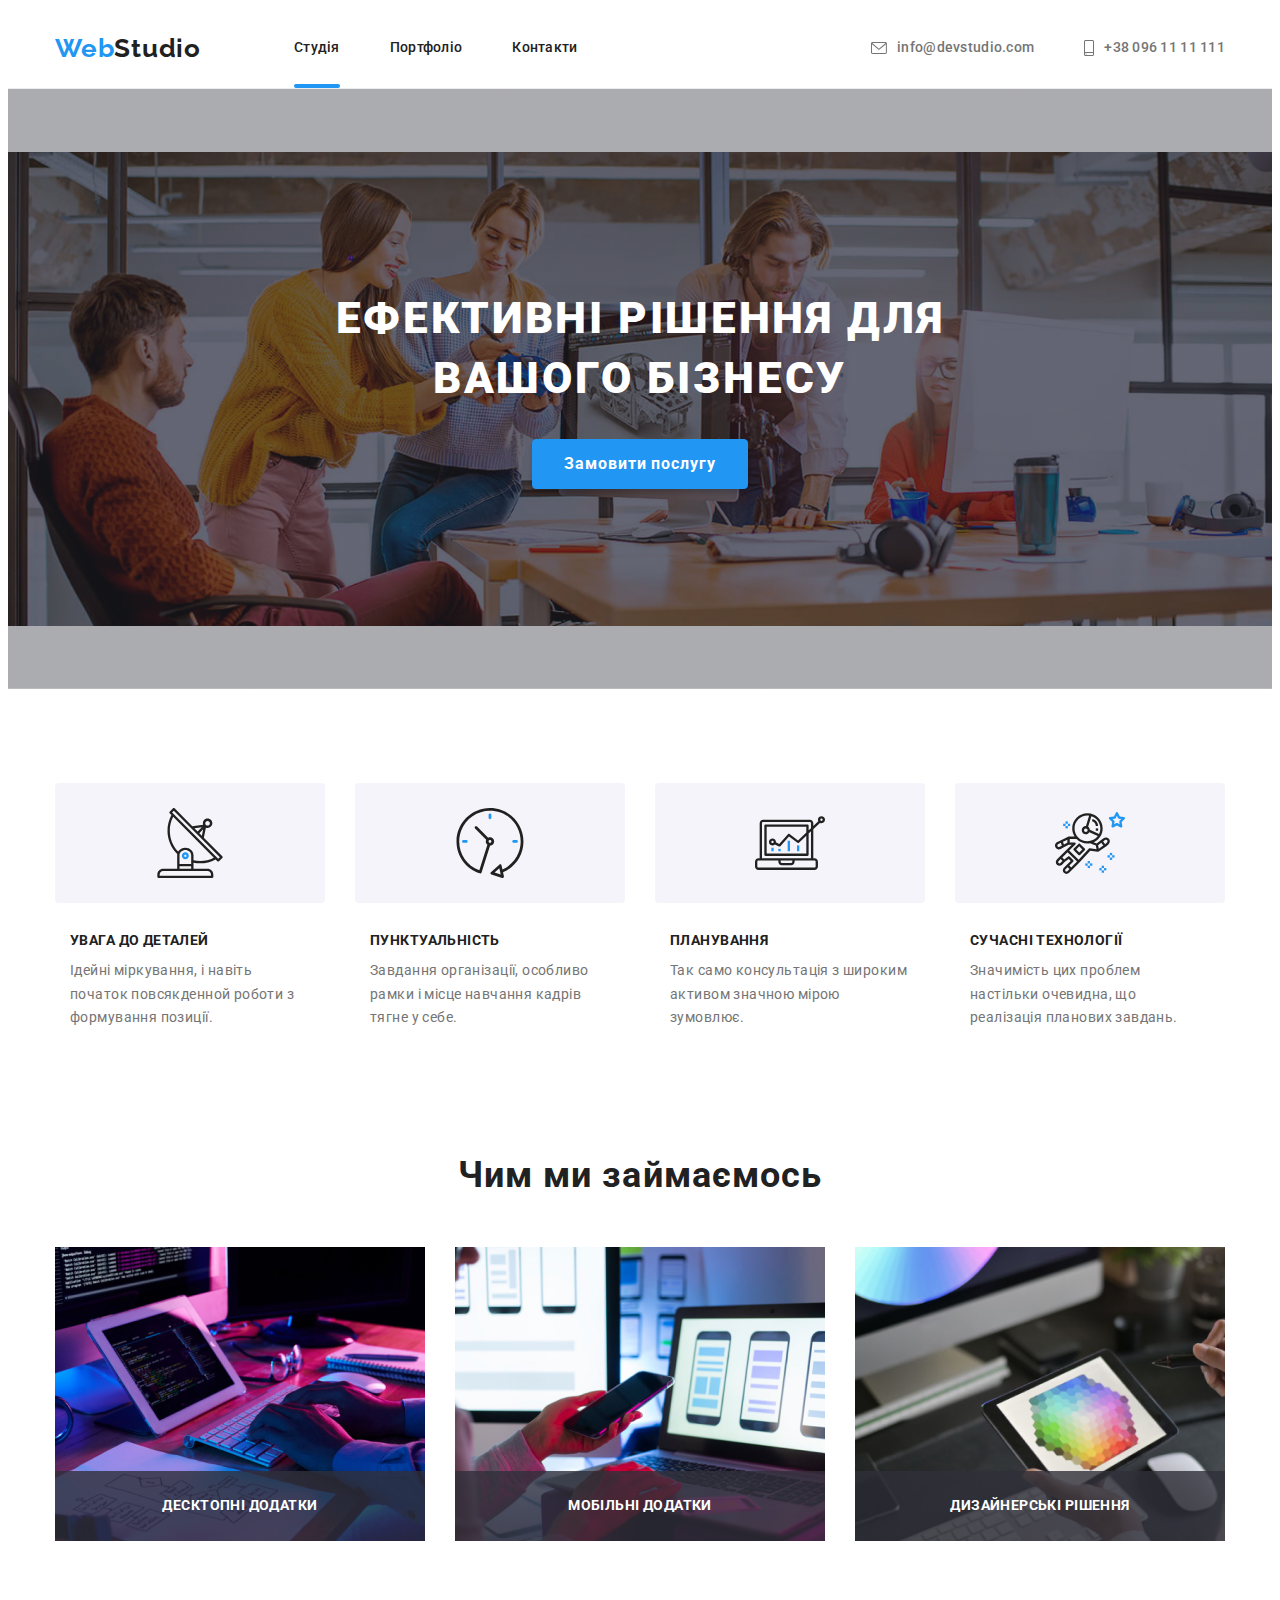
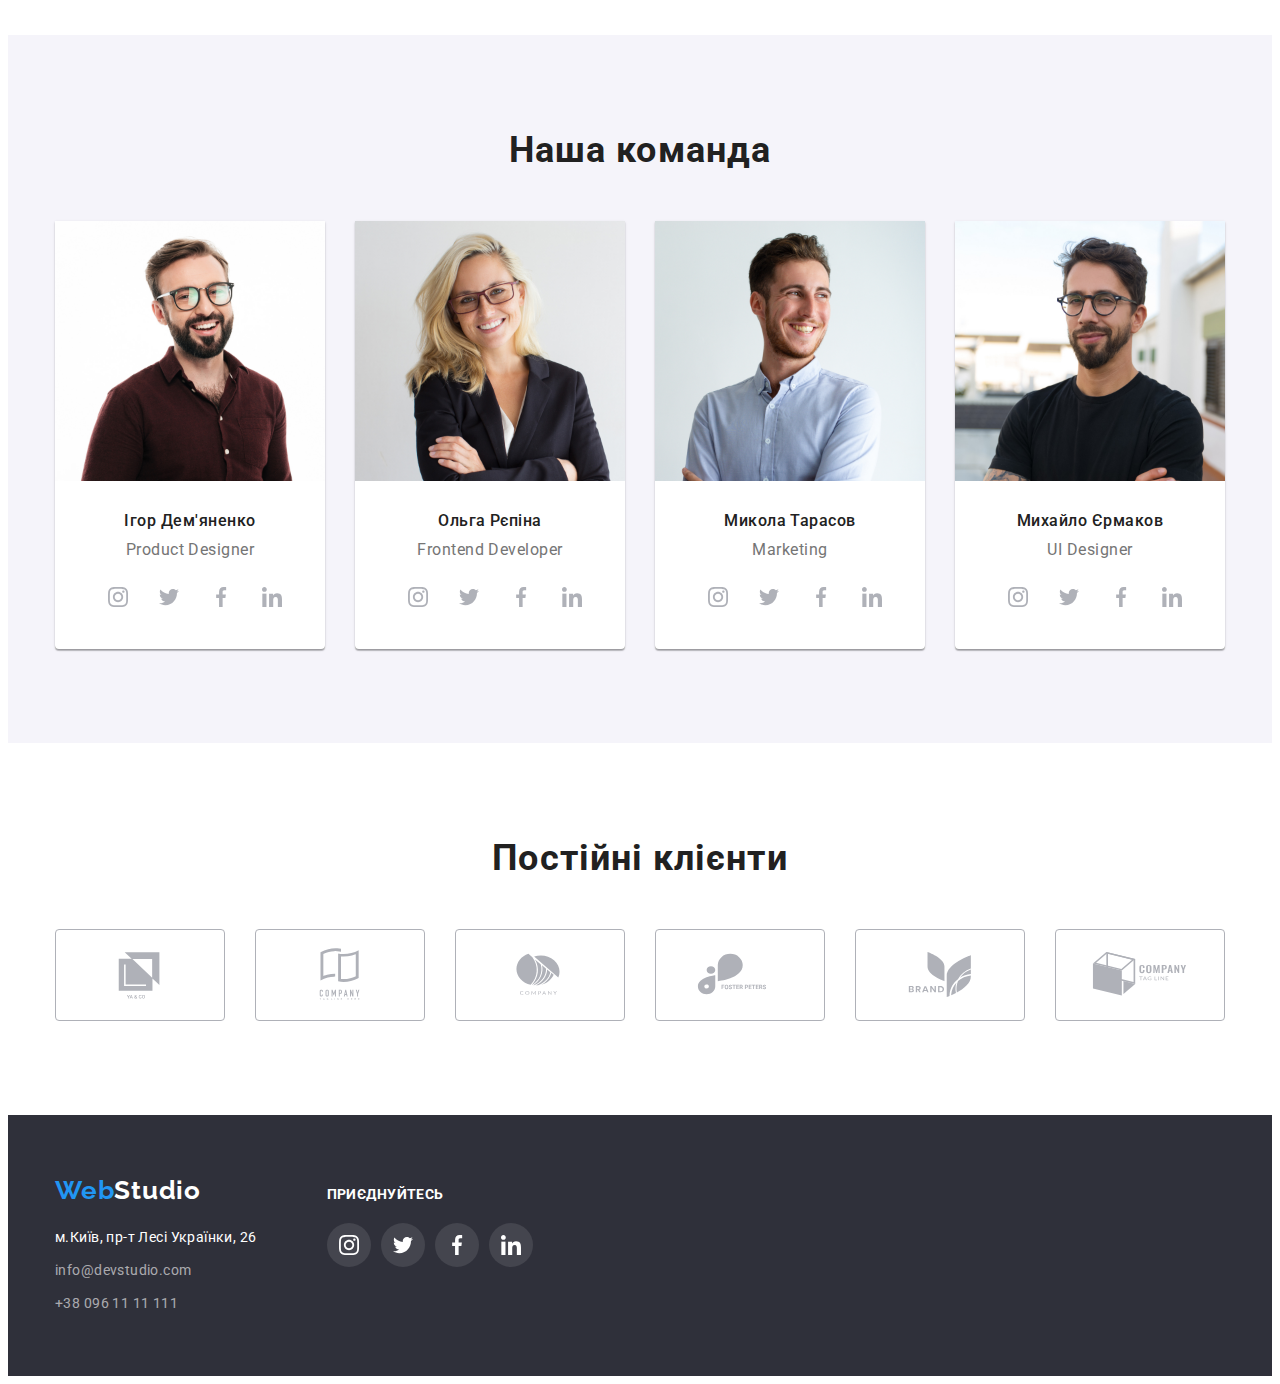
<file: index.html>
<!DOCTYPE html>
<html lang="uk">
    <head>
        <meta charset="UTF-8">
        <meta http-equiv="X-UA-Compatible" content="IE=edge">
        <meta name="viewport" content="width=device-width, initial-scale=1.0">
        <link rel="preconnect" href="https://fonts.googleapis.com">
        <link rel="preconnect" href="https://fonts.gstatic.com" crossorigin>
        <link rel="stylesheet" href="https://fonts.googleapis.com/css2?family=Raleway:wght@700&family=Roboto:wght@400;500;700;900&display=swap">
        <link rel="stylesheet" href="https://cdnjs.cloudflare.com/ajax/libs/modern-normalize/1.1.0/modern-normalize.min.css"
              integrity="sha512-wpPYUAdjBVSE4KJnH1VR1HeZfpl1ub8YT/NKx4PuQ5NmX2tKuGu6U/JRp5y+Y8XG2tV+wKQpNHVUX03MfMFn9Q=="
              crossorigin="anonymous" referrerpolicy="no-referrer">
        <link rel="stylesheet" type="text/css" href="./css/styles.css">
        <!--<script src="https://ajax.googleapis.com/ajax/libs/jquery/3.6.0/jquery.min.js"></script>-->
        <title>Web Studio</title>
    </head>
    <body>
        <header class="header">
            <div class="container header-container">
                <nav class="header-navigation">
                    <a class="header-logotype link" href="#logotype">
                        <span class="logotype-color-text">Web</span>Studio
                    </a>
                    <ul class="header-list list">
                        <li class="header-item">
                            <a class="header-menu-link link" id="index" href="index.html">Студія</a>
                        </li>
                        <li class="header-item">
                            <a class="header-menu-link link" href="portfolio.html">Портфоліо</a>
                        </li>
                        <li class="header-item">
                            <a class="header-menu-link link" href="#contact">Контакти</a>
                        </li>
                    </ul>
                </nav>
                <div class="header-connect">
                    <ul class="header-list list">
                        <li class="header-item">
                            <div class="header-block">
                                <a class="header-contact-menu-link link" href="mailto:info@devstudio.com">
                                    <svg class="header-contact-icon" width="16" height="12">
                                        <use href="./images/icons.svg#icon-small-envelope">
                                    </svg>
                                    <span class="header-contact-menu">info@devstudio.com</span>
                                </a>
                            </div>
                        </li>
                        <li class="header-item">
                            <div class="header-block">
                                <a class="header-contact-menu-link link" href="tel:+380961111111">
                                    <svg class="header-contact-icon" width="10" height="16">
                                        <use href="./images/icons.svg#icon-small-smartphone">
                                    </svg>
                                    <span class="header-contact-menu">+38&nbsp;096&nbsp;11&nbsp;11&nbsp;111</span>
                                </a>
                            </div>
                        </li>
                    </ul>
                </div>
            </div>
        </header>
        <main>
            <section class="services section">
                <div class="container">
                    <h1 class="services-title">ефективні рішення для вашого бізнесу</h1>
                    <button class="services-btn" name="submit_button" type="button" data-modal-open>Замовити послугу</button>
                </div>
            </section>
            <section class="description section">
                <div class="container">
                    <ul class="description-list list">
                        <li class="description-item">
                            <div class="description-block-image">
                                <svg class="description-icon" width="70" height="70">
                                    <use href="./images/icons.svg#icon-antenna"/>
                                </svg>
                            </div>
                            <div class="description-block">
                                <h3 class="description-list-title">увага до деталей</h3>
                                <p class="description-list-text">Ідейні міркування, і навіть початок повсякденной роботи з формування позиції.</p>
                            </div>
                        </li>
                        <li class="description-item">
                            <div class="description-block-image">
                                <svg class="description-icon" width="70" height="70">
                                    <use href="./images/icons.svg#icon-clock"/>
                                </svg>
                            </div>
                            <div class="description-block">
                                <h3 class="description-list-title">пунктуальність</h3>
                                <p class="description-list-text">Завдання організації, особливо рамки і місце навчання кадрів тягне у себе.</p>
                            </div>
                        </li>
                        <li class="description-item">
                            <div class="description-block-image">
                                <svg class="description-icon" width="70" height="70">
                                    <use href="./images/icons.svg#icon-diagram"/>
                                </svg>
                            </div>
                            <div class="description-block">
                                <h3 class="description-list-title">планування</h3>
                                <p class="description-list-text">Так само консультація з широким активом значною мірою зумовлює.</p>
                            </div>
                        </li>
                        <li class="description-item">
                            <div class="description-block-image">
                                <svg class="description-icon" width="70" height="70">
                                    <use href="./images/icons.svg#icon-astronaut"/>
                                </svg>
                            </div>
                            <div class="description-block">
                                <h3 class="description-list-title">сучасні технології</h3>
                                <p class="description-list-text">Значимість цих проблем настільки очевидна, що реалізація планових завдань.</p>
                            </div>
                        </li>
                    </ul>
                </div>
            </section>
            <section class="gallery section">
                <div class="container">
                    <h2 class="gallery-title title">Чим ми займаємось</h2>
                    <ul class="gallery-list list">
                        <li class="gallery-item"  data-sale="Десктопні додатки">
                            <img src="./images/gallery-image-1.jpg" width="370" height="294" alt="картинка">
                        </li>
                        <li class="gallery-item"  data-sale="Мобільні додатки">
                            <img src="./images/gallery-image-2.jpg" width="370" height="294" alt="картинка">
                        </li>
                        <li class="gallery-item"  data-sale="Дизайнерські рішення">
                            <img src="./images/gallery-image-3.jpg" width="370" height="294" alt="картинка">
                        </li>
                    </ul>
                </div>
            </section>
            <section class="team section">
                <div class="container">
                    <h2 class="team-title title">Наша команда</h2>
                    <ul class="team-list list">
                        <li class="team-item">
                            <div class="team-article-block">
                                <a class="team-link link" href="#team-1">
                                    <img src="./images/team-image-1.jpg" width="270" height="260" alt="картинка співробітник">
                                    <div class="team-block">
                                        <h3 class="team-list-name">Ігор Дем'яненко</h3>
                                        <p class="team-list-profesion">Product Designer</p>
                                        <ul class="team-social-list list">
                                            <li class="team-social-item">
                                                <a class="team-social-link link" href="#instagram">
                                                    <svg class="team-social-icon" width="20" height="20">
                                                        <use href="./images/icons.svg#icon-social-instagram"/>
                                                    </svg>
                                                </a>
                                            </li>
                                            <li class="team-social-item">
                                                <a class="team-social-link link icon" href="#twitter">
                                                    <svg class="team-social-icon" width="20" height="20">
                                                        <use href="./images/icons.svg#icon-social-twitter"/>
                                                    </svg>
                                                </a>
                                            </li>
                                            <li class="team-social-item">
                                                <a class="team-social-link link" href="#facebook">
                                                    <svg class="team-social-icon" width="20" height="20">
                                                        <use href="./images/icons.svg#icon-social-facebook"/>
                                                    </svg>
                                                </a>
                                            </li>
                                            <li class="team-social-item">
                                                <a class="team-social-link link" href="#linkedin">
                                                    <svg class="team-social-icon" width="20" height="20">
                                                        <use href="./images/icons.svg#icon-social-linkedin"/>
                                                    </svg>
                                                </a>
                                            </li>
                                        </ul>
                                    </div>
                                </a>
                            </div>
                        </li>
                        <li class="team-item">
                            <div class="team-article-block">
                                <a class="team-link link" href="#team-2">
                                    <img src="./images/team-image-2.jpg" width="270" height="260" alt="картинка співробітник">
                                    <div class="team-block">
                                        <h3 class="team-list-name">Ольга Рєпіна</h3>
                                        <p class="team-list-profesion">Frontend Developer</p>
                                        <ul class="team-social-list list">
                                            <li class="team-social-item">
                                                <a class="team-social-link link" href="#instagram">
                                                    <svg class="team-social-icon" width="20" height="20">
                                                        <use href="./images/icons.svg#icon-social-instagram"/>
                                                    </svg>
                                                </a>
                                            </li>
                                            <li class="team-social-item">
                                                <a class="team-social-link link icon" href="#twitter">
                                                    <svg class="team-social-icon" width="20" height="20">
                                                        <use href="./images/icons.svg#icon-social-twitter"/>
                                                    </svg>
                                                </a>
                                            </li>
                                            <li class="team-social-item">
                                                <a class="team-social-link link" href="#facebook">
                                                    <svg class="team-social-icon" width="20" height="20">
                                                        <use href="./images/icons.svg#icon-social-facebook"/>
                                                    </svg>
                                                </a>
                                            </li>
                                            <li class="team-social-item">
                                                <a class="team-social-link link" href="#linkedin">
                                                    <svg class="team-social-icon" width="20" height="20">
                                                        <use href="./images/icons.svg#icon-social-linkedin"/>
                                                    </svg>
                                                </a>
                                            </li>
                                        </ul>
                                    </div>
                                </a>
                            </div>
                        </li>
                        <li class="team-item">
                            <div class="team-article-block">
                                <a class="team-link link" href="#team-3">
                                    <img src="./images/team-image-3.jpg" width="270" height="260" alt="картинка співробітник">
                                    <div class="team-block">
                                        <h3 class="team-list-name">Микола Тарасов</h3>
                                        <p class="team-list-profesion">Marketing</p>
                                        <ul class="team-social-list list">
                                            <li class="team-social-item">
                                                <a class="team-social-link link" href="#instagram">
                                                    <svg class="team-social-icon" width="20" height="20">
                                                        <use href="./images/icons.svg#icon-social-instagram"/>
                                                    </svg>
                                                </a>
                                            </li>
                                            <li class="team-social-item">
                                                <a class="team-social-link link icon" href="#twitter">
                                                    <svg class="team-social-icon" width="20" height="20">
                                                        <use href="./images/icons.svg#icon-social-twitter"/>
                                                    </svg>
                                                </a>
                                            </li>
                                            <li class="team-social-item">
                                                <a class="team-social-link link" href="#facebook">
                                                    <svg class="team-social-icon" width="20" height="20">
                                                        <use href="./images/icons.svg#icon-social-facebook"/>
                                                    </svg>
                                                </a>
                                            </li>
                                            <li class="team-social-item">
                                                <a class="team-social-link link" href="#linkedin">
                                                    <svg class="team-social-icon" width="20" height="20">
                                                        <use href="./images/icons.svg#icon-social-linkedin"/>
                                                    </svg>
                                                </a>
                                            </li>
                                        </ul>
                                    </div>
                                </a>
                            </div>
                        </li>
                        <li class="team-item">
                            <div class="team-article-block">
                                <a class="team-link link" href="#team-4">
                                    <img src="./images/team-image-4.jpg" width="270" height="260" alt="картинка співробітник">
                                    <div class="team-block">
                                        <h3 class="team-list-name">Михайло Єрмаков</h3>
                                        <p class="team-list-profesion">UI Designer</p>
                                        <ul class="team-social-list list">
                                            <li class="team-social-item">
                                                <a class="team-social-link link" href="#instagram">
                                                    <svg class="team-social-icon" width="20" height="20">
                                                        <use href="./images/icons.svg#icon-social-instagram"/>
                                                    </svg>
                                                </a>
                                            </li>
                                            <li class="team-social-item">
                                                <a class="team-social-link link icon" href="#twitter">
                                                    <svg class="team-social-icon" width="20" height="20">
                                                        <use href="./images/icons.svg#icon-social-twitter"/>
                                                    </svg>
                                                </a>
                                            </li>
                                            <li class="team-social-item">
                                                <a class="team-social-link link" href="#facebook">
                                                    <svg class="team-social-icon" width="20" height="20">
                                                        <use href="./images/icons.svg#icon-social-facebook"/>
                                                    </svg>
                                                </a>
                                            </li>
                                            <li class="team-social-item">
                                                <a class="team-social-link link" href="#linkedin">
                                                    <svg class="team-social-icon" width="20" height="20">
                                                        <use href="./images/icons.svg#icon-social-linkedin"/>
                                                    </svg>
                                                </a>
                                            </li>
                                        </ul>
                                    </div>
                                </a>
                            </div>
                        </li>
                    </ul>
                </div>
            </section>
            <section class="group section">
                <div class="container">
                    <h2 class="group-title title">Постійні клієнти</h2>
                    <ul class="group-list list">
                        <li class="group-item">
                            <a class="group-link link" href="#logo-1">
                                <svg class="group-social-icon" width="106" height="60">
                                    <use href="./images/icons.svg#icon-logo-1"/>
                                </svg>
                            </a>
                        </li>
                        <li class="group-item">
                            <a class="group-link link" href="#logo-2">
                                <svg class="group-social-icon" width="106" height="60">
                                    <use href="./images/icons.svg#icon-logo-2"/>
                                </svg>
                            </a>
                        </li>
                        <li class="group-item">
                            <a class="group-link link" href="#logo-3">
                                <svg class="group-social-icon" width="106" height="60">
                                    <use href="./images/icons.svg#icon-logo-3"/>
                                </svg>
                            </a>
                        </li>
                        <li class="group-item">
                            <a class="group-link link" href="#logo-4">
                                <svg class="group-social-icon" width="106" height="60">
                                    <use href="./images/icons.svg#icon-logo-4"/>
                                </svg>
                            </a>
                        </li>
                        <li class="group-item">
                            <a class="group-link link" href="#logo-5">
                                <svg class="group-social-icon" width="106" height="60">
                                    <use href="./images/icons.svg#icon-logo-5"/>
                                </svg>
                            </a>
                        </li>
                        <li class="group-item">
                            <a class="group-link link" href="#logo-6">
                                <svg class="group-social-icon" width="106" height="60">
                                    <use href="./images/icons.svg#icon-logo-6"/>
                                </svg>
                            </a>
                        </li>
                    </ul>
                </div>            
            </section>
        </main>
        <footer class="footer">
            <div class="container footer-container">
                <address class="footer-address">
                    <a class="footer-logotype link" href="#logotype">
                        <span class="logotype-color-text">Web</span>Studio
                    </a>
                    <ul class="footer-list list">
                        <li class="footer-item">
                            <a class="footer-address-link link" href="#logotype">м.Київ, пр-т Лесі Українки, 26</a>
                        </li>
                        <li class="footer-item">
                            <a class="footer-contact-link link" href="mailto:infp@devstudio.com">info@devstudio.com</a>
                        </li>
                        <li class="footer-item">
                            <a class="footer-contact-link link" href="tel.:+380961111111">+38&nbsp;096&nbsp;11&nbsp;11&nbsp;111</a>
                        </li>
                    </ul>
                </address>
                <div class="footer-block">
                    <h5 class="footer-title">приєднуйтесь</h5>
                    <ul class="footer-social-list list">
                        <li class="footer-social-item">
                            <a class="footer-social-link link" href="#instagram">
                                <svg class="footer-social-icon" width="20" height="20">
                                    <use href="./images/icons.svg#icon-social-instagram" />
                                </svg>
                            </a>
                        </li>
                        <li class="footer-social-item">
                            <a class="footer-social-link link icon" href="#twitter">
                                <svg class="footer-social-icon" width="20" height="20">
                                    <use href="./images/icons.svg#icon-social-twitter" />
                                </svg>
                            </a>
                        </li>
                        <li class="footer-social-item">
                            <a class="footer-social-link link" href="#facebook">
                                <svg class="footer-social-icon" width="20" height="20">
                                    <use href="./images/icons.svg#icon-social-facebook" />
                                </svg>
                            </a>
                        </li>
                        <li class="footer-social-item">
                            <a class="footer-social-link link" href="#linkedin">
                                <svg class="footer-social-icon" width="20" height="20">
                                    <use href="./images/icons.svg#icon-social-linkedin" />
                                </svg>
                            </a>
                        </li>
                    </ul>
                </div>
            </div>
        </footer>
        <div class="backdrop is-hidden" data-modal>
            <div class="modal-wrapper">
                <button class="modal-button-close" type="button" data-modal-close>
                    <svg width="18" height="18">
                        <use href="./images/icons.svg#icon-modal-close"/>
                    </svg>
                </button>
            </div>
        </div>
        <script src="./js/modal.js"></script>
    </body>
</html>
</file>
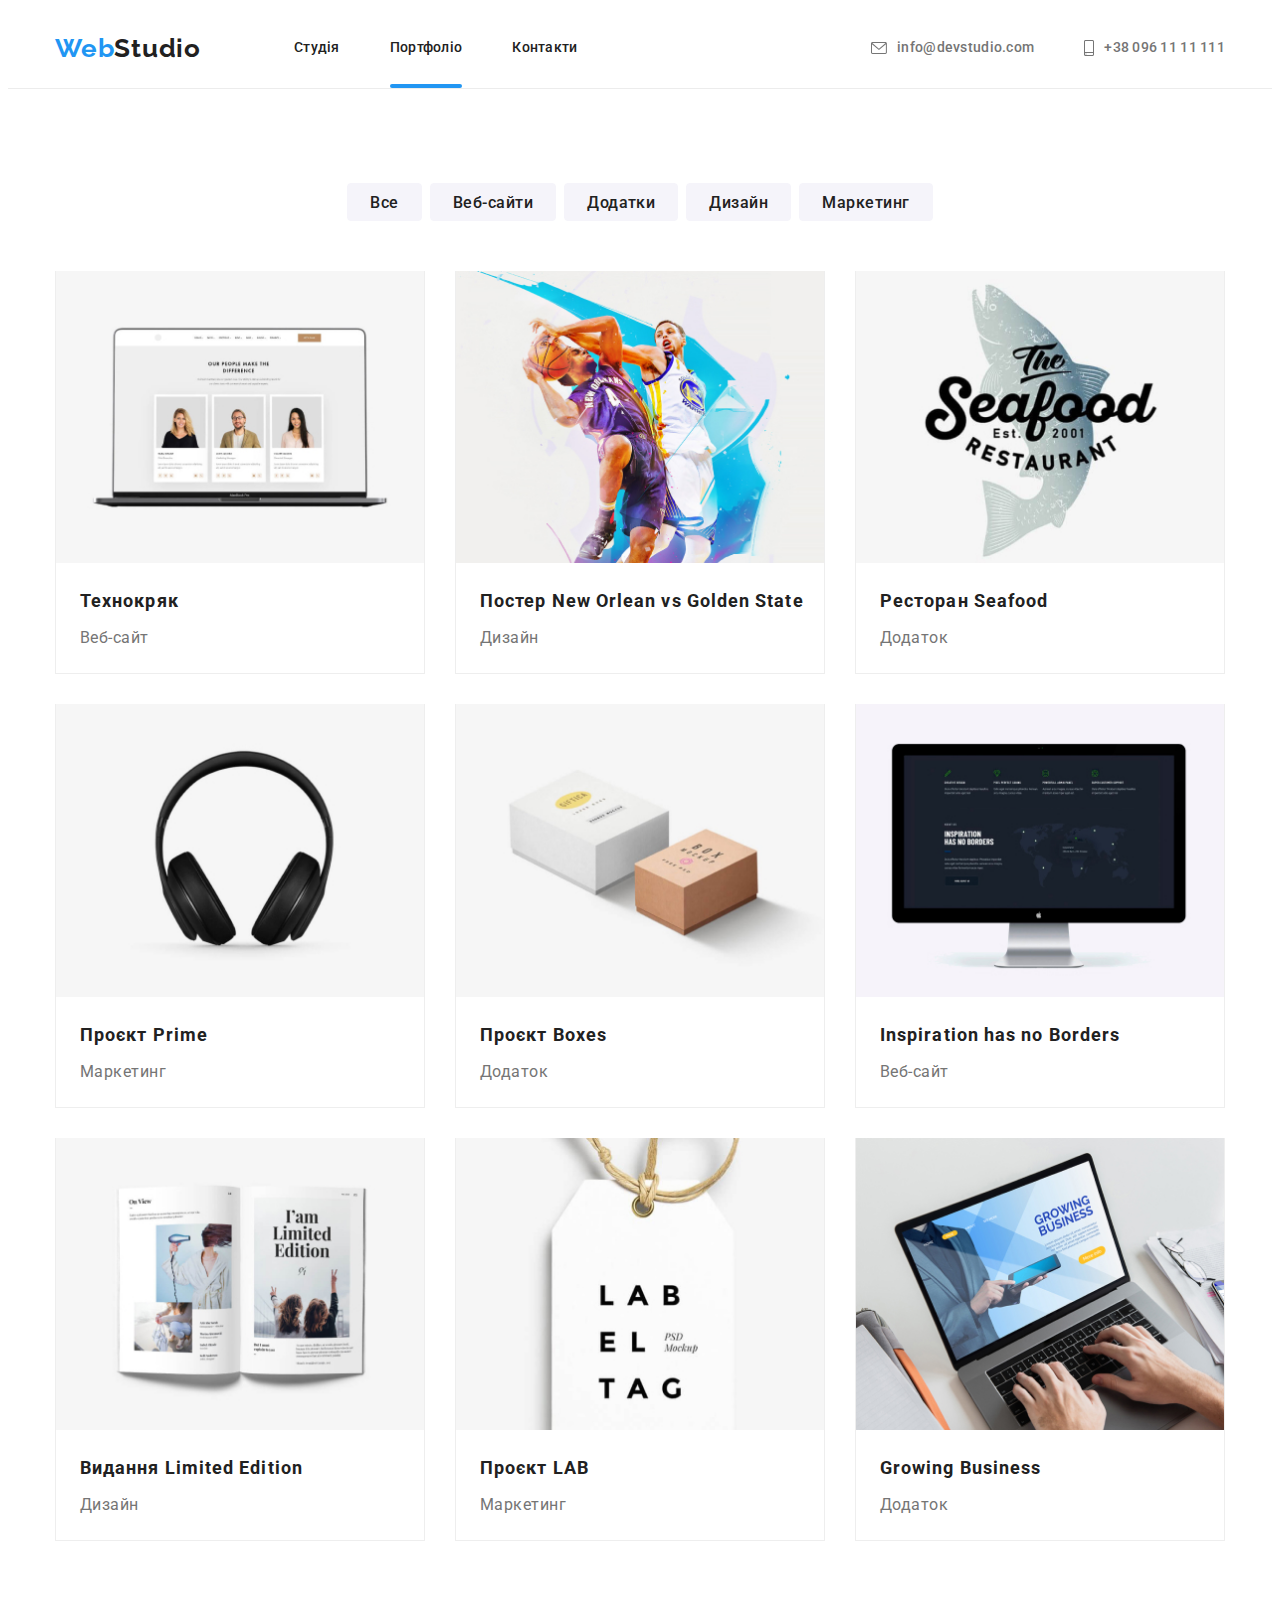
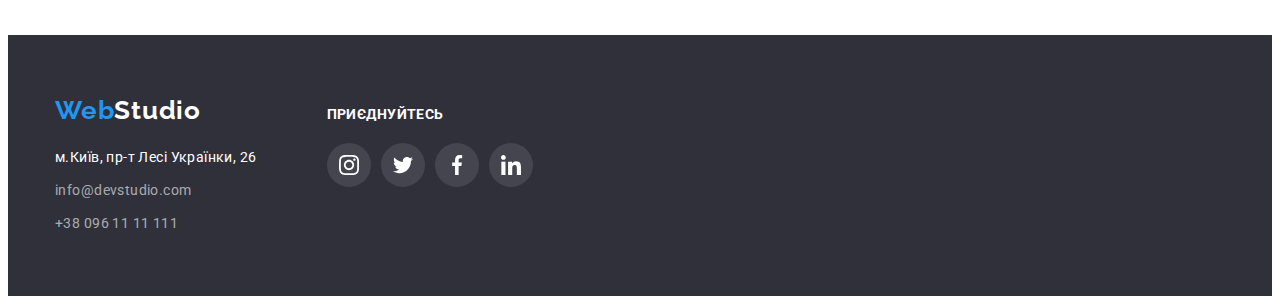
<file: portfolio.html>
<!DOCTYPE html>
<html lang="uk">
    <head>
        <meta charset="UTF-8">
        <meta http-equiv="X-UA-Compatible" content="IE=edge">
        <meta name="viewport" content="width=device-width, initial-scale=1.0">
        <link rel="preconnect" href="https://fonts.googleapis.com">
        <link rel="preconnect" href="https://fonts.gstatic.com" crossorigin>
        <link rel="stylesheet" href="https://fonts.googleapis.com/css2?family=Raleway:wght@700&family=Roboto:wght@400;500;700;900&display=swap">
        <link rel="stylesheet" href="https://cdnjs.cloudflare.com/ajax/libs/modern-normalize/1.1.0/modern-normalize.min.css"
              integrity="sha512-wpPYUAdjBVSE4KJnH1VR1HeZfpl1ub8YT/NKx4PuQ5NmX2tKuGu6U/JRp5y+Y8XG2tV+wKQpNHVUX03MfMFn9Q=="
              crossorigin="anonymous" referrerpolicy="no-referrer">
        <link rel="stylesheet" type="text/css" href="./css/styles.css">
        <title>Portfolio</title>
    </head>
    <body>
        <header class="header">
            <div class="container header-container">
                <nav class="header-navigation">
                    <a class="header-logotype link" href="#logotype">
                        <span class="logotype-color-text">Web</span>Studio
                    </a>
                    <ul class="header-list list">
                        <li class="header-item">
                            <a class="header-menu-link link" href="index.html">Студія</a>
                        </li>
                        <li class="header-item">
                            <a class="header-menu-link link" id="portfolio" href="portfolio.html">Портфоліо</a>
                        </li>
                        <li class="header-item">
                            <a class="header-menu-link link" href="#contact">Контакти</a>
                        </li>
                    </ul>
                </nav>
                <div class="header-connect">
                    <ul class="header-list list">
                        <li class="header-item">
                            <div class="header-block">
                                <a class="header-contact-menu-link link" href="mailto:info@devstudio.com">
                                    <svg class="header-contact-icon" width="16" height="12">
                                        <use href="./images/icons.svg#icon-small-envelope">
                                    </svg>
                                    <span class="header-contact-menu">info@devstudio.com</span>
                                </a>
                            </div>
                        </li>
                        <li class="header-item">
                            <div class="header-block">
                                <a class="header-contact-menu-link link" href="tel:+380961111111">
                                    <svg class="header-contact-icon" width="10" height="16">
                                        <use href="./images/icons.svg#icon-small-smartphone">
                                    </svg>
                                    <span class="header-contact-menu">+38&nbsp;096&nbsp;11&nbsp;11&nbsp;111</span>
                                </a>
                            </div>
                        </li>
                    </ul>
                </div>
            </div>
        </header>
        <main>
            <section class="portfolio section">
                <div class="container">
                    <ul class="button-list list">
                        <li class="button-item">
                            <button class="button-menu" type="button" value="primary">Все</button>
                        </li>
                        <li class="button-item">
                            <button class="button-menu" type="button" value="primary">Веб-сайти</button>
                        </li>
                        <li class="button-item">
                            <button class="button-menu" type="button" value="primary">Додатки</button>
                        </li>
                        <li class="button-item">
                            <button class="button-menu" type="button" value="primary">Дизайн</button>
                        </li>
                        <li class="button-item">
                            <button class="button-menu" type="button" value="primary">Маркетинг</button>
                        </li>
                    </ul>
                    <ul class="product-list list">
                        <li class="product-item">
                            <a class="product-link link" href="#product-1">
                                <div class="product-block-overlay">
                                    <img src="./images/product-image-1.jpg" width="370" height="294" alt="товар">
                                    <div class="product-overlay">
                                        <p class="product-overlay-text">
                                            Ресурс пропонує комплексні пропозиції з різним рівнем функціоналу та сервісів.
                                            Все це дозволить відвідувачу отримати вичерпні відомості про компанію чи приватну особу.
                                        </p>
                                    </div>
                                </div>
                                <div class="product-block">
                                    <h3 class="product-list-tovar">Технокряк</h3>
                                    <p class="product-list-type">Веб-сайт</p>
                                </div>
                            </a>
                        </li>
                        <li class="product-item">
                            <a class="product-link link" href="#product-2">
                                <div class="product-block-overlay">
                                    <img src="./images/product-image-2.jpg" width="370" height="294" alt="товар">
                                    <div class="product-overlay">
                                        <p class="product-overlay-text">
                                            Ресурс пропонує комплексні пропозиції з різним рівнем функціоналу та сервісів.
                                            Все це дозволить відвідувачу отримати вичерпні відомості про компанію чи приватну особу.
                                        </p>
                                    </div>
                                </div>
                                <div class="product-block">
                                    <h3 class="product-list-tovar">Постер New Orlean vs Golden State</h3>
                                    <p class="product-list-type">Дизайн</p>
                                </div>
                            </a>
                        </li>
                        <li class="product-item">
                            <a class="product-link link" href="#product-3">
                                <div class="product-block-overlay">
                                    <img src="./images/product-image-3.jpg" width="370" height="294" alt="товар">
                                    <div class="product-overlay">
                                        <p class="product-overlay-text">
                                            Ресурс пропонує комплексні пропозиції з різним рівнем функціоналу та сервісів.
                                            Все це дозволить відвідувачу отримати вичерпні відомості про компанію чи приватну особу.
                                        </p>
                                    </div>
                                </div>
                                <div class="product-block">
                                    <h3 class="product-list-tovar">Ресторан Seafood</h3>
                                    <p class="product-list-type">Додаток</p>
                                </div>
                            </a>
                        </li>
                        <li class="product-item">
                            <a class="product-link link" href="#product-4">
                                <div class="product-block-overlay">
                                    <img src="./images/product-image-4.jpg" width="370" height="294" alt="товар">
                                    <div class="product-overlay">
                                        <p class="product-overlay-text">
                                            Ресурс пропонує комплексні пропозиції з різним рівнем функціоналу та сервісів.
                                            Все це дозволить відвідувачу отримати вичерпні відомості про компанію чи приватну особу.
                                        </p>
                                    </div>
                                </div>
                                <div class="product-block">
                                    <h3 class="product-list-tovar">Проєкт Prime</h3>
                                    <p class="product-list-type">Маркетинг</p>
                                </div>
                            </a>
                        </li>
                        <li class="product-item">
                            <a class="product-link link" href="#product-5">
                                <div class="product-block-overlay">
                                    <img src="./images/product-image-5.jpg" width="370" height="294" alt="товар">
                                    <div class="product-overlay">
                                        <p class="product-overlay-text">
                                            Ресурс пропонує комплексні пропозиції з різним рівнем функціоналу та сервісів.
                                            Все це дозволить відвідувачу отримати вичерпні відомості про компанію чи приватну особу.
                                        </p>
                                    </div>
                                </div>
                                <div class="product-block">
                                    <h3 class="product-list-tovar">Проєкт Boxes</h3>
                                    <p class="product-list-type">Додаток</p>
                                </div>
                            </a>
                        </li>
                        <li class="product-item">
                            <a class="product-link link" href="#product-6">
                                <div class="product-block-overlay">
                                    <img src="./images/product-image-6.jpg" width="370" height="294" alt="товар">
                                    <div class="product-overlay">
                                        <p class="product-overlay-text">
                                            Ресурс пропонує комплексні пропозиції з різним рівнем функціоналу та сервісів.
                                            Все це дозволить відвідувачу отримати вичерпні відомості про компанію чи приватну особу.
                                        </p>
                                    </div>
                                </div>
                                <div class="product-block">
                                    <h3 class="product-list-tovar">Inspiration has no Borders</h3>
                                    <p class="product-list-type">Веб-сайт</p>
                                </div>
                            </a>
                        </li>
                        <li class="product-item">
                            <a class="product-link link" href="#product-7">
                                <div class="product-block-overlay">
                                    <img src="./images/product-image-7.jpg" width="370" height="294" alt="товар">
                                    <div class="product-overlay">
                                        <p class="product-overlay-text">
                                            Ресурс пропонує комплексні пропозиції з різним рівнем функціоналу та сервісів.
                                            Все це дозволить відвідувачу отримати вичерпні відомості про компанію чи приватну особу.
                                        </p>
                                    </div>
                                </div>
                                <div class="product-block">
                                    <h3 class="product-list-tovar">Видання Limited Edition</h3>
                                    <p class="product-list-type">Дизайн</p>
                                </div>
                            </a>
                        </li>
                        <li class="product-item">
                            <a class="product-link link" href="#product-8">
                                <div class="product-block-overlay">
                                    <img src="./images/product-image-8.jpg" width="370" height="294" alt="товар">
                                    <div class="product-overlay">
                                        <p class="product-overlay-text">
                                            Ресурс пропонує комплексні пропозиції з різним рівнем функціоналу та сервісів.
                                            Все це дозволить відвідувачу отримати вичерпні відомості про компанію чи приватну особу.
                                        </p>
                                    </div>
                                </div>
                                <div class="product-block">
                                    <h3 class="product-list-tovar">Проєкт LAB</h3>
                                    <p class="product-list-type">Маркетинг</p>
                                </div>
                            </a>
                        </li>
                        <li class="product-item">
                            <a class="product-link link" href="#product-9">
                                <div class="product-block-overlay">
                                    <img src="./images/product-image-9.jpg" width="370" height="294" alt="товар">
                                    <div class="product-overlay">
                                        <p class="product-overlay-text">
                                            Ресурс пропонує комплексні пропозиції з різним рівнем функціоналу та сервісів.
                                            Все це дозволить відвідувачу отримати вичерпні відомості про компанію чи приватну особу.
                                        </p>
                                    </div>
                                </div>
                                <div class="product-block">
                                    <h3 class="product-list-tovar">Growing Business</h3>
                                    <p class="product-list-type">Додаток</p>
                                </div>
                            </a>
                        </li>
                    </ul>
                </div>
            </section>
        </main>
        <footer class="footer">
            <div class="container footer-container">
                <address class="footer-address">
                    <a class="footer-logotype link" href="#logotype">
                        <span class="logotype-color-text">Web</span>Studio
                    </a>
                    <ul class="footer-list list">
                        <li class="footer-item">
                            <a class="footer-address-link link" href="#logotype">м.Київ, пр-т Лесі Українки, 26</a>
                        </li>
                        <li class="footer-item">
                            <a class="footer-contact-link link" href="mailto:infp@devstudio.com">info@devstudio.com</a>
                        </li>
                        <li class="footer-item">
                            <a class="footer-contact-link link" href="tel.:+380961111111">+38&nbsp;096&nbsp;11&nbsp;11&nbsp;111</a>
                        </li>
                    </ul>
                </address>
                <div class="footer-block">
                    <h5 class="footer-title">приєднуйтесь</h5>
                    <ul class="footer-social-list list">
                        <li class="footer-social-item">
                            <a class="footer-social-link link" href="#instagram">
                                <svg class="footer-social-icon" width="20" height="20">
                                    <use href="./images/icons.svg#icon-social-instagram"/>
                                </svg>
                            </a>
                        </li>
                        <li class="footer-social-item">
                            <a class="footer-social-link link icon" href="#twitter">
                                <svg class="footer-social-icon" width="20" height="20">
                                    <use href="./images/icons.svg#icon-social-twitter"/>
                                </svg>
                            </a>
                        </li>
                        <li class="footer-social-item">
                            <a class="footer-social-link link" href="#facebook">
                                <svg class="footer-social-icon" width="20" height="20">
                                    <use href="./images/icons.svg#icon-social-facebook"/>
                                </svg>
                            </a>
                        </li>
                        <li class="footer-social-item">
                            <a class="footer-social-link link" href="#linkedin">
                                <svg class="footer-social-icon" width="20" height="20">
                                    <use href="./images/icons.svg#icon-social-linkedin"/>
                                </svg>
                            </a>
                        </li>
                    </ul>
                </div>
            </div>
        </footer>
    </body>
</html>
</file>
<file: css/styles.css>
:root {
    --contact-color: rgba(255, 255, 255, 0.6);
    --brand-color: rgb(33, 150, 243);
    --border-bottom-header-color: #ECECEC;
    --fon-social-icon-color: #44454E;
    --border-white-color: #EEEEEE;    
    --social-icon-color: #AFB1B8;    
    --light-gray-color: #F5F4FA;    
    --fon-black-color: #2F303A;
    --black-color: #212121;
    --white-color: #FFFFFF;
    --gray-color: #757575;
}
body {
    font-family: 'Roboto', sans-serif;
}
p, h1, h2, h3, h4, h5, h6 {
    margin: 0;
}
ul, ol {
    margin: 0;
    padding-left: 0;
}
button {
    cursor: pointer;
}
address {
    font-style: normal;
}
img {
    max-width: 100%;
    height: auto;
    display: block;    
}
* {
    box-sizing: border-box;
}
.list {
    list-style: none;
}
.link {
    text-decoration: none;
}
.logotype-color-text {
    color: var(--brand-color);
}
.section {
    padding-top: 94px;
    padding-bottom: 94px;
}
.container {
    width: 1200px;
    padding-left: 15px;
    padding-right: 15px;
    margin: 0 auto;
}
.title {
    font-weight: 700;
    font-size: 36px;
    line-height: 1.17;
    letter-spacing: 0.03em;
    text-align: center;    
}
.backdrop {
    position: fixed;
    top: 0;
    left: 0;
    width: 100%;
    height: 100%;
    transition: opacity 400ms linear, visibility 400ms linear;
    background-color: rgba(0, 0, 0, 0.2);
}
.backdrop.is-hidden {
    opacity: 0;
    visibility: hidden;
    pointer-events: none;
}
.modal-wrapper {
    position: absolute;
    top: 50%;
    left: 50%;
    width: 528px;
    min-height: 581px;
    transform: translate(-50%, -50%) rotate(0);
    transition: transform 400ms linear, border-radius 400ms linear;
    border-radius: 4px;
    background-color: var(--white-color);
    box-shadow: 0px 1px 3px rgba(0, 0, 0, 0.12), 0px 1px 1px rgba(0, 0, 0, 0.14), 0px 2px 1px rgba(0, 0, 0, 0.2);
}
.backdrop.is-hidden .modal-wrapper {
    transform: translate(-50% -50%) rotate(-360deg);
    border-radius: 50%;
}
.modal-button-close {
    position: absolute;
    top: 10px;
    right: 10px;
    width: 30px;
    height: 30px;
    padding: 0;
    display: flex;
    align-items: center;
    justify-content: center;
    border-radius: 50%;
    border: 1px solid rgba(0, 0, 0, 0.1);
    background-color: transparent;
}
    .modal-button-close:hover {
        border: 1px solid var(--brand-color);
        fill: var(--brand-color);
    }
.header {
    border-bottom: 1px solid var(--border-bottom-header-color);
}
.header-container {
    display: flex;
    align-items: center;
}
.header-navigation {
    display: flex;
    align-items: center;
}
.header-connect {
    margin-left: auto;
}
.header-list {
    display: flex;
    gap: 50px;
}
.header-item {
    position: relative;
}
.header-block {
    position: relative;
}
.header-logotype {
    margin-right: 93px;
    display: inline-block;
    font-family: 'Raleway', sans-serif;
    font-weight: 700;
    font-size: 26px;
    line-height: 1.19;
    letter-spacing: 0.03em;
    color: var(--black-color);
}
    .header-logotype:hover {
        transform: translateY(2px);
    }
.header-menu-link {
    position: relative;
    padding-top: 32px;
    padding-bottom: 32px;
    display: inline-block;
    font-weight: 500;
    font-size: 14px;
    line-height: 1.14;
    letter-spacing: 0.02em;
    transition: color 250ms cubic-bezier(0.4, 0, 0.2, 1) 250ms, transform 250ms cubic-bezier(0.4, 0, 0.2, 1) 250ms;
    color: var(--black-color);
}
    .header-menu-link:hover, .header-menu-link:focus {
        transform: scale(0.98);
        color: var(--brand-color);
    }
.header-contact-menu-link {
    padding-top: 32px;
    padding-bottom: 32px;
    display: flex;
    align-items: center;
}
    [id*="index"]::after {
        content: '';
        position: absolute;
        left: 0;
        bottom: 0;
        width: 100%;
        height: 4px;
        border-radius: 2px;
        background-color: var(--brand-color);
    }
    [id*="portfolio"]::after {
        content: '';
        position: absolute;
        left: 0;
        bottom: 0;
        width: 100%;
        height: 4px;
        border-radius: 2px;
        background-color: var(--brand-color);
    }
.header-contact-menu {
    font-weight: 500;
    font-size: 14px;
    line-height: 1.14;
    letter-spacing: 0.02em;
    transition: color 250ms cubic-bezier(0.4, 0, 0.2, 1) 250ms, transform 250ms cubic-bezier(0.4, 0, 0.2, 1) 250ms;
    color: var(--gray-color);
}
    .header-contact-menu-link:hover .header-contact-menu {
        transform: scale(0.98);
        color: var(--brand-color);
    }
    .header-contact-menu-link:focus .header-contact-menu {
        transform: scale(0.98);
        color: var(--brand-color);
    }
.header-contact-icon {
    margin-right: 10px;
    transition: fill 250ms cubic-bezier(0.4, 0, 0.2, 1) 250ms, transform 250ms cubic-bezier(0.4, 0, 0.2, 1) 250ms;
    fill: var(--gray-color);
}
    .header-contact-menu-link:hover .header-contact-icon {
        transform: scale(0.98);
        fill: var(--brand-color);
    }
    .header-contact-menu-link:focus .header-contact-icon {
        transform: scale(0.98);
        fill: var(--brand-color);
    }
.services {
    padding-top: 200px;
    padding-bottom: 200px;
    background-size: 100% auto;
    background-position: center;
    background-repeat: no-repeat;
    background-image: linear-gradient(to right, rgba(47, 48, 58, 0.4), rgba(47, 48, 58, 0.4)), url(../images/pictare-fon.jpg);
}
.services-title {
    max-width: 696px;
    margin: 0 auto;
    font-weight: 900;
    font-size: 44px;
    line-height: 1.36;
    letter-spacing: 0.06em;    
    text-align: center;
    text-transform: uppercase;
    color: var(--white-color);
}
.services-btn {
    width: 216px;
    height: 50px;
    margin: 30px auto 0;    
    display: block;
    font-family: inherit;
    font-weight: 700;
    font-size: 16px;
    line-height: 1.88;
    align-items: center;
    text-align: center;
    letter-spacing: 0.06em;
    color: var(--white-color);
    background-color: var(--brand-color);
    box-shadow: 0px 4px 4px rgba(0, 0, 0, 0.15);
    border: 1px solid var(--brand-color);
    border-radius: 4px;
}
    .services-btn:focus {
        border: 1px solid var(--brand-color);
    }
.description-list {
    display: flex;
    justify-content: center;
    gap: 30px;
    flex-direction: row;
}
.description-item {
    width: auto;
}
.description-block {
    padding: 30px 15px;
}
.description-block-image {
    border-radius: 4px;
    background-color: var(--light-gray-color);
}
.description-block-image {
    width: 270px;
    height: 120px;
    display: flex;
    align-items: center;
    justify-content: center;
}
.description-list-title {
    margin-bottom: 10px;
    font-weight: 700;
    font-size: 14px;
    line-height: 1.14;
    letter-spacing: 0.03em;
    text-transform: uppercase;
    color: var(--black-color);
}
.description-list-text {
    font-size: 14px;
    line-height: 1.71;
    letter-spacing: 0.03em;
    color: var(--gray-color);
}
.gallery {
    padding-top: 0;
}
.gallery-title {
    margin-bottom: 50px;
    color: var(--black-color);
}
.gallery-list {
    display: flex;
    justify-content: center;
    gap: 30px;
    flex-direction: row;
}
.gallery-item {
    position: relative;
    overflow: hidden;
    width: 370px;
}
.gallery-item::before {
    position: absolute;
    content: attr(data-sale);
    left: 0;
    top: 224px;
    width: 100%;
    height: 70px;
    display: flex;
    align-items: center;
    justify-content: center;
    font-weight: 700;
    font-size: 14px;
    line-height: 1.14;
    text-align: center;
    letter-spacing: 0.03em;
    text-transform: uppercase;
    background-color: rgba(47, 48, 58, 0.8);
    color: var(--white-color);
}
.team {
    background: var(--light-gray-color);
}
.team-title {
    margin-bottom: 50px;
    color: var(--black-color);
}
.team-list {
    display: flex;
    justify-content: center;
    gap: 30px;
    flex-direction: row;
}
.team-item {
    width: 270px;
    background-color: var(--white-color);
}
.team-article-block {
    border-radius: 0px 0px 4px 4px;
    box-shadow: 0px 1px 3px rgba(0, 0, 0, 0.12), 0px 1px 1px rgba(0, 0, 0, 0.14), 0px 2px 1px rgba(0, 0, 0, 0.2);
}
.team-block {
    padding-top: 30px;
    padding-bottom: 30px;
}
.team-list-name {
    margin-bottom: 10px;
    font-weight: 500;
    font-size: 16px;
    line-height: 1.19;
    text-align: center;
    letter-spacing: 0.03em;
    color: var(--black-color);
}
.team-list-profesion {
    margin-bottom: 16px;
    font-size: 16px;
    line-height: 1.19;
    text-align: center;
    letter-spacing: 0.03em;
    color: var(--gray-color);
}
.team-social-list {
    padding-left: 32px;
    padding-right: 32px;
    display: flex;
    justify-content: center;
    gap: 10px;
}
.team-social-item {
    width: 44px;
    height: 44px;
}
.team-social-link {
    width: 100%;
    height: 100%;
    display: flex;
    align-items: center;
    justify-content: center;
    transition: transform 250ms cubic-bezier(0.4, 0, 0.2, 1), background-color 250ms cubic-bezier(0.4, 0, 0.2, 1), fill 250ms cubic-bezier(0.4, 0, 0.2, 1);
    fill: var(--social-icon-color);
    border-radius: 50%;
}
    .team-social-link:hover, .team-social-link:focus {
        transform: scale(1.15);
        background-color: var(--brand-color);
    }
    .team-social-link:hover .team-social-icon {
        fill: var(--white-color);
    }
    .team-social-link:focus {
        fill: var(--white-color);
    }
.group-title {
    margin-bottom: 50px;
    color: var(--black-color);
}
.group-list {
    display: flex;
    justify-content: center;
    gap: 30px;
    flex-direction: row;
}
.group-item {
    width: 170px;
    height: 92px;
}
.group-link {
    width: 100%;
    height: 100%;
    display: flex;
    align-items: center;
    justify-content: center;
    transition: border 250ms cubic-bezier(0.4, 0, 0.2, 1) 250ms, transform 250ms cubic-bezier(0.4, 0, 0.2, 1) 250ms, fill 250ms cubic-bezier(0.4, 0, 0.2, 1) 250ms;
    border: 1px solid var(--social-icon-color);
    fill: var(--social-icon-color);
    border-radius: 4px;
}
    .group-link:hover, .group-link:focus {
        transform: scale(0.95);
        border-color: var(--brand-color);
    }
    .group-link:hover .group-social-icon {
        fill: var(--brand-color);
    }
    .group-link:focus .group-social-icon {
        fill: var(--brand-color);
    }
.button-list {
    margin-bottom: 50px;
    display: flex;
    justify-content: center;
    gap: 8px;
    flex-direction: row;
}
.button-menu {
    width: auto;
    height: 38px;
    padding: 6px 22px;
    font-family: inherit;
    font-weight: 500;
    font-size: 16px;
    line-height: 1.63;
    text-align: center;
    letter-spacing: 0.03em;
    transition: box-shadow 250ms cubic-bezier(0.4, 0, 0.2, 1) 250ms, background-color 250ms cubic-bezier(0.4, 0, 0.2, 1) 250ms,
                transform 250ms cubic-bezier(0.4, 0, 0.2, 1) 250ms, border 250ms cubic-bezier(0.4, 0, 0.2, 1) 250ms, color 250ms cubic-bezier(0.4, 0, 0.2, 1) 250ms;
    border-radius: 4px;
    border: 1px solid var(--light-gray-color);
    background-color: var(--light-gray-color);
    color: var(--black-color);
}
    .button-menu:hover, .button-menu:focus {
        transform: scale(1.08);
        border: 1px solid var(--brand-color);
        box-shadow: 0px 3px 1px rgba(0, 0, 0, 0.1), 0px 1px 2px rgba(0, 0, 0, 0.08), 0px 2px 2px rgba(0, 0, 0, 0.12);
        background-color: var(--brand-color);
        color: var(--white-color);
    }
.product-list {
    display: flex;
    align-content: center;    
    justify-content: center;
    grid-gap: 30px;
    flex-wrap: wrap;
    flex-direction: row;
}
.product-item {
    width: 370px;
}
.product-link {
    width: 100%;
    height: 100%;
    display: inline-block;
    align-items: center;
    justify-content: center;
    transition: box-shadow 250ms cubic-bezier(0.4, 0, 0.2, 1) 250ms, transform 250ms cubic-bezier(0.4, 0, 0.2, 1) 250ms;
    border-left: 1px solid var(--border-white-color);
    border-right: 1px solid var(--border-white-color);
    border-bottom: 1px solid var(--border-white-color);
}
    .product-link:hover, .product-link:focus {
        transform: scale(1.05);
        box-shadow: 0px 1px 1px rgba(0, 0, 0, 0.12), 0px 4px 4px rgba(0, 0, 0, 0.06), 1px 4px 6px rgba(0, 0, 0, 0.16);
    }
.product-block-overlay {
    position: relative;
    overflow: hidden;
}
    .product-block-overlay:hover .product-overlay {
        transform: translateY(0);
    }
.product-overlay {
    position: absolute;
    top: 0;
    left: 0;
    width: 100%;
    height: 294px;
    opacity: 0.8;
    transform: translateY(100%);
    transition: transform 300ms linear;
    border: 2px solid var(--brand-color);
    background-color: var(--brand-color);
}
.product-overlay > .product-overlay-text {
    margin: 0;
    padding: 63px 24px;    
    font-size: 18px;
    line-height: 1.56;
    letter-spacing: 0.03em;
    color: var(--white-color);    
}
.product-block {
    padding-top: 20px;
    padding-left: 24px;
    padding-bottom: 20px;
}
.product-list-tovar {
    margin-bottom: 4px;
    font-weight: 700;
    font-size: 18px;
    line-height: 2;
    letter-spacing: 0.06em;
    color: var(--black-color);
}
.product-list-type {
    font-size: 16px;
    line-height: 1.88;
    letter-spacing: 0.03em;
    color: var(--gray-color);
}
.footer {
    padding-top: 60px;
    padding-bottom: 60px;
    background-color: var(--fon-black-color);
}
.footer-container {
    display: flex;
    align-items: baseline;
}
.footer-address {
    align-items: baseline;
}
.footer-logotype {
    margin-bottom: 20px;
    display: inline-block;
    font-family: 'Raleway', sans-serif;
    font-weight: 700;
    font-size: 26px;
    line-height: 1.19;
    letter-spacing: 0.03em;
    color: var(--white-color);
}
.footer-item {
    margin-bottom: 9px;
}
    .footer-item:nth-child(3) {
        margin-bottom: 0;
    }
.footer-address-link {
    font-size: 14px;
    line-height: 1.71;
    letter-spacing: 0.03em;
    transition: color 250ms cubic-bezier(0.4, 0, 0.2, 1) 250ms;
    color: var(--white-color);
}
.footer-contact-link {
    font-size: 14px;
    line-height: 1.71;
    letter-spacing: 0.03em;
    transition-property: color;
    transition-duration: 250ms;
    transition-timing-function: cubic-bezier(0.4, 0, 0.2, 1);
    transition-delay: 250ms;
    color: var(--contact-color);
}
    .footer-address-link:hover, .footer-contact-link:hover, .footer-address-link:focus, .footer-contact-link:focus {
        color: var(--brand-color);
    }
.footer-block {
    margin-left: 70px;
    align-items: baseline;
}
.footer-title {
    margin-bottom: 20px;
    font-weight: 700;
    font-size: 14px;
    line-height: 1.14;
    letter-spacing: 0.03em;
    text-transform: uppercase;
    color: var(--white-color);
}
.footer-social-list {
    display: flex;
    justify-content: center;
    gap: 10px;
}
.footer-social-item {
    width: 44px;
    height: 44px;
}
.footer-social-link {
    width: 100%;
    height: 100%;
    display: flex;
    align-items: center;
    justify-content: center;
    transition: transform 250ms cubic-bezier(0.4, 0, 0.2, 1) 250ms, background-color 250ms cubic-bezier(0.4, 0, 0.2, 1) 250ms, fill 250ms cubic-bezier(0.4, 0, 0.2, 1) 250ms;
    background-color: var(--fon-social-icon-color);
    fill: var(--white-color);
    border-radius: 50%;
}
    .footer-social-link:hover, .footer-social-link:focus {
        transform: scale(1.15);
        background-color: var(--brand-color);
    }
    .footer-social-link:hover .footer-social-icon {
        fill: var(--white-color);
    }
    .footer-social-link:focus {
        fill: var(--white-color);
    }
</file>
